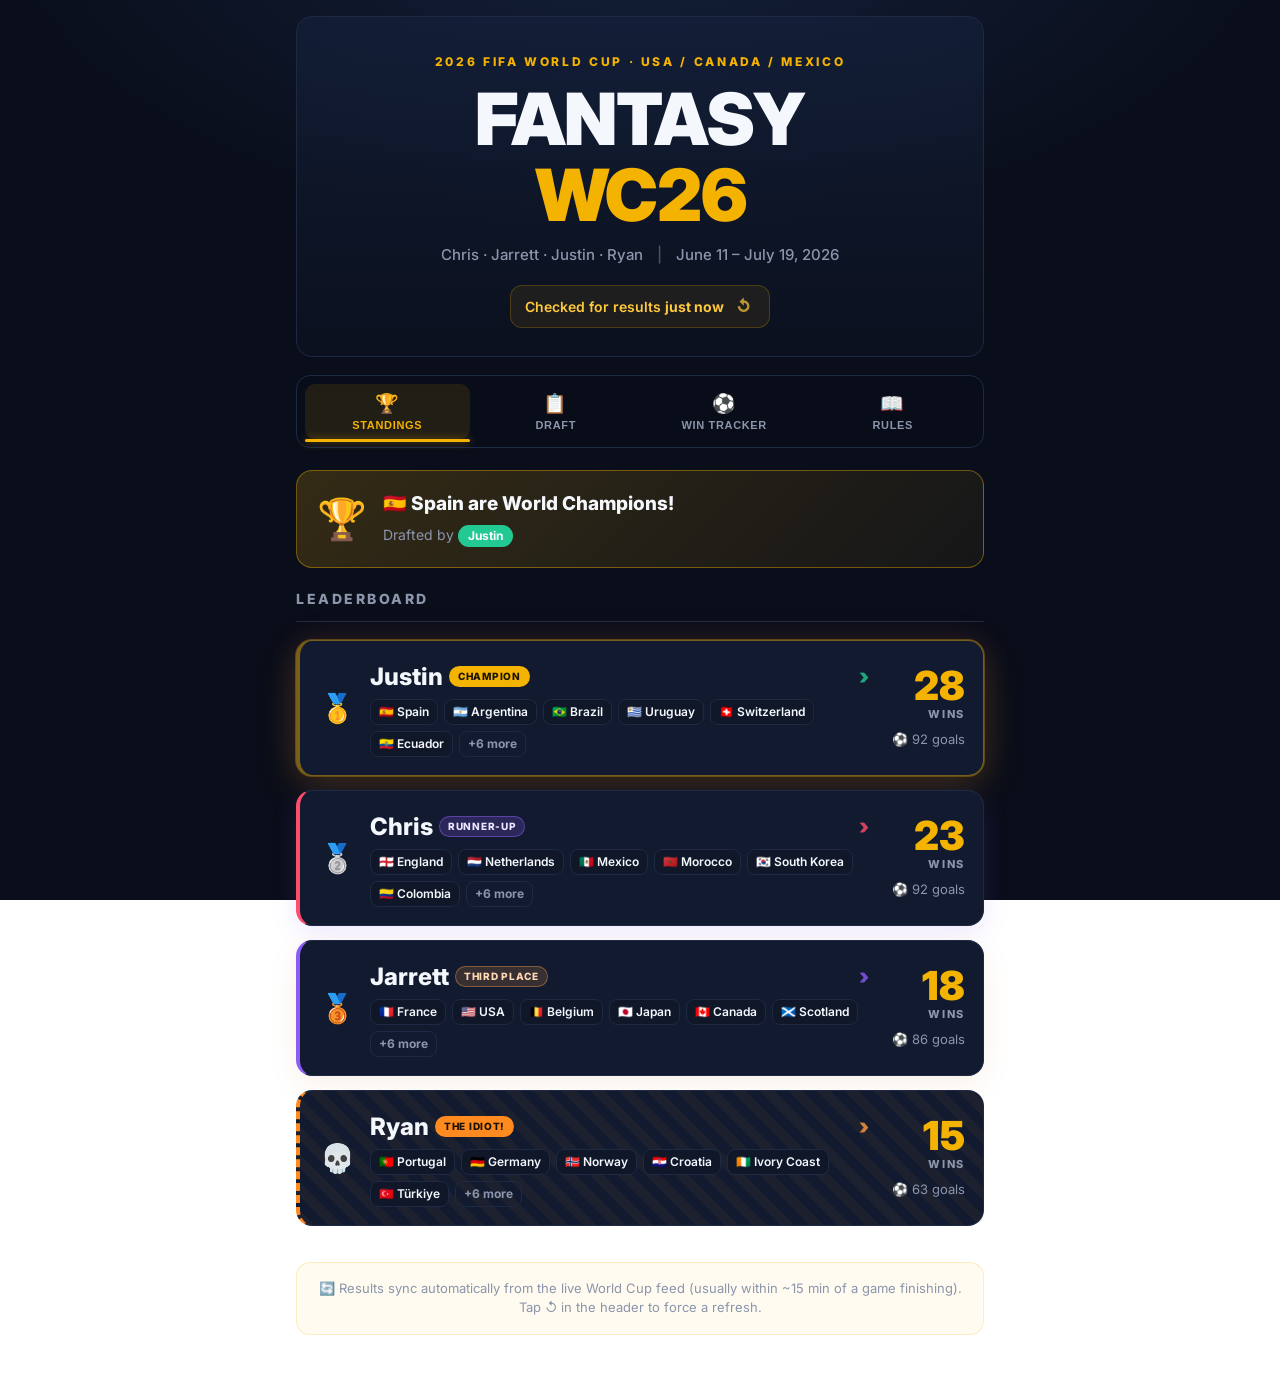
<file: index.html>
<!DOCTYPE html>
<html lang="en">
<head>
  <meta charset="UTF-8" />
  <meta name="viewport" content="width=device-width, initial-scale=1.0, viewport-fit=cover" />
  <meta name="theme-color" content="#0a0e1a" />
  <title>Fantasy WC26 — World Cup Draft Tracker</title>
  <meta name="description" content="Live standings for our 2026 FIFA World Cup fantasy draft." />
  <link rel="icon" href="favicon.svg" type="image/svg+xml" />
  <link rel="apple-touch-icon" href="favicon.svg" />
  <link rel="manifest" href="manifest.webmanifest" />
  <meta name="apple-mobile-web-app-capable" content="yes" />
  <meta name="apple-mobile-web-app-status-bar-style" content="black-translucent" />
  <meta name="apple-mobile-web-app-title" content="WC26" />
  <link rel="preconnect" href="https://fonts.googleapis.com" />
  <link rel="preconnect" href="https://fonts.gstatic.com" crossorigin />
  <link href="https://fonts.googleapis.com/css2?family=Inter:wght@400;500;600;700;800;900&display=swap" rel="stylesheet" />
  <link rel="stylesheet" href="css/styles.css" />
</head>
<body>
  <div class="app">
    <!-- Header -->
    <header class="hero">
      <p class="hero__kicker" id="heroKicker">2026 FIFA World Cup · USA / Canada / Mexico</p>
      <h1 class="hero__title">FANTASY <span>WC26</span></h1>
      <p class="hero__meta">
        <span id="heroPlayers">Chris · Jarrett · Justin · Ryan</span>
        <span class="hero__sep">|</span>
        <span id="heroDates">June 11 – July 19, 2026</span>
      </p>
      <p class="hero__sync" id="syncLine"><span id="syncText">🔄 Loading results…</span> <button class="sync-refresh" id="hardReloadBtn" title="Force refresh">↺</button></p>
    </header>

    <!-- Tabs -->
    <nav class="tabs" role="tablist">
      <button class="tab is-active" data-tab="standings" role="tab"><span class="tab__icon">🏆</span><span>STANDINGS</span></button>
      <button class="tab" data-tab="draft" role="tab"><span class="tab__icon">📋</span><span>DRAFT</span></button>
      <button class="tab" data-tab="tracker" role="tab"><span class="tab__icon">⚽</span><span>WIN TRACKER</span></button>
      <button class="tab" data-tab="rules" role="tab"><span class="tab__icon">📖</span><span>RULES</span></button>
    </nav>

    <main class="content">
      <section class="panel is-active" id="panel-standings" role="tabpanel"></section>
      <section class="panel" id="panel-draft" role="tabpanel"></section>
      <section class="panel" id="panel-tracker" role="tabpanel"></section>
      <section class="panel" id="panel-rules" role="tabpanel"></section>
    </main>

    <footer class="footer">
      <div class="note">
        🔄 Results sync automatically from the live World Cup feed (usually within ~15 min of a game finishing). Tap ↺ in the header to force a refresh.
      </div>
    </footer>
  </div>

  <div id="modal" class="modal" hidden></div>

  <script src="js/config.js"></script>
  <script src="js/app.js"></script>

</body>
</html>
</file>
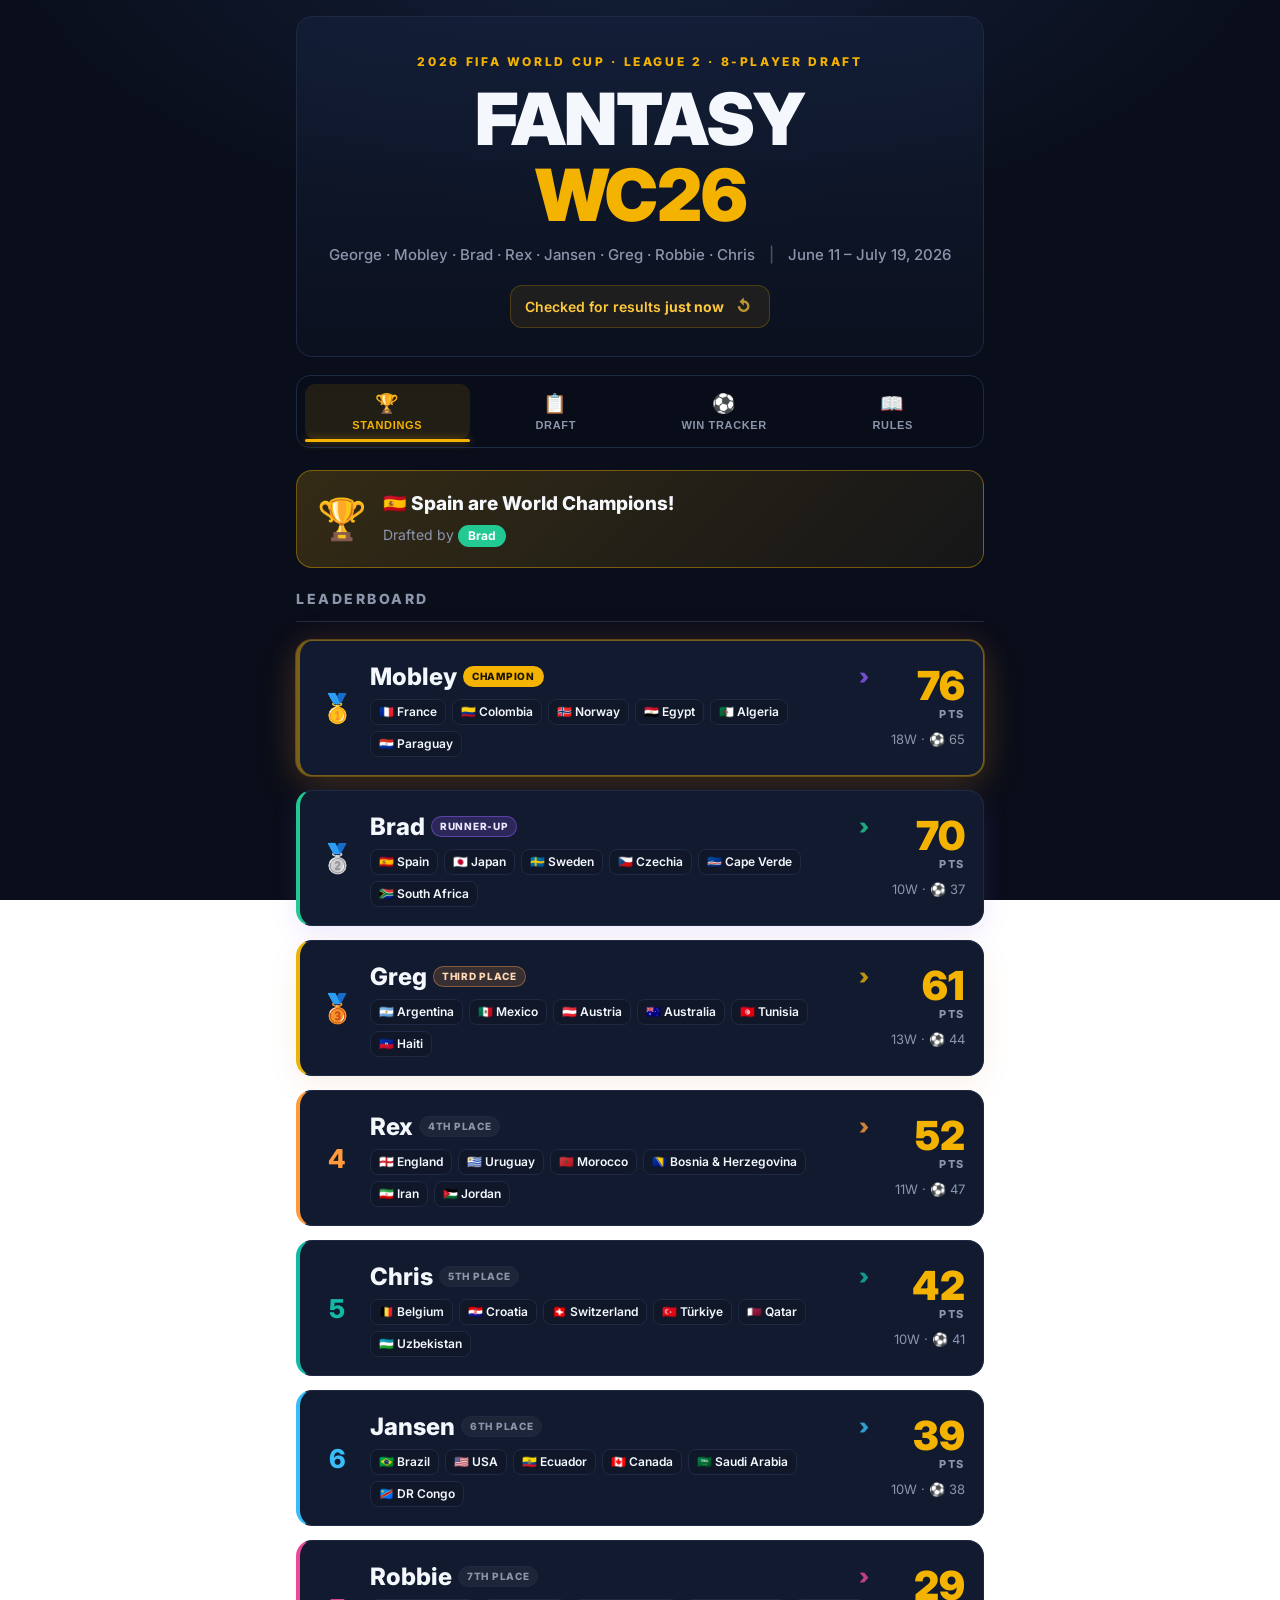
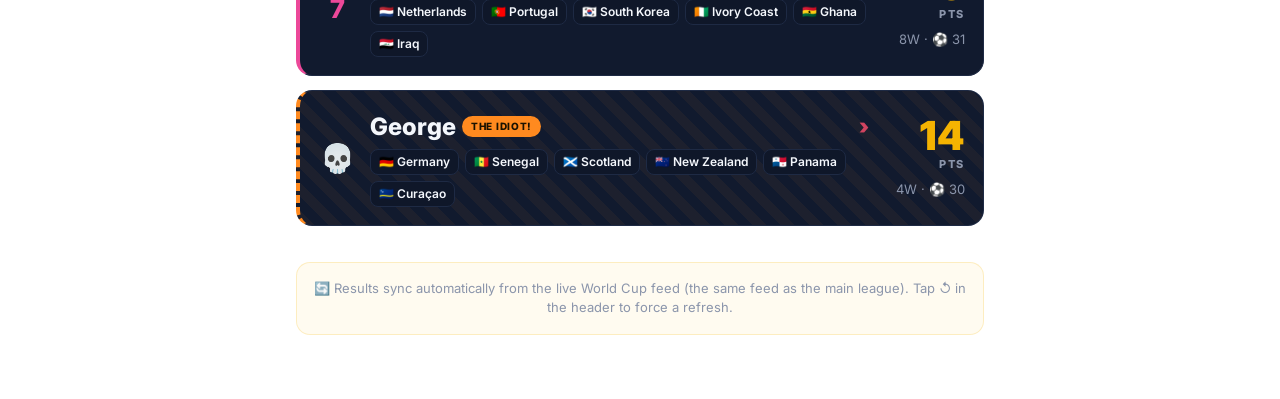
<file: draft2/index.html>
<!DOCTYPE html>
<html lang="en">
<head>
  <meta charset="UTF-8" />
  <meta name="viewport" content="width=device-width, initial-scale=1.0, viewport-fit=cover" />
  <meta name="theme-color" content="#0a0e1a" />
  <title>Fantasy WC26 · League 2 — World Cup Draft Tracker</title>
  <meta name="description" content="Live points standings for our 2026 FIFA World Cup fantasy draft — League 2 (8 players)." />
  <link rel="icon" href="../favicon.svg" type="image/svg+xml" />
  <link rel="apple-touch-icon" href="../favicon.svg" />
  <link rel="manifest" href="manifest.webmanifest" />
  <meta name="apple-mobile-web-app-capable" content="yes" />
  <meta name="apple-mobile-web-app-status-bar-style" content="black-translucent" />
  <meta name="apple-mobile-web-app-title" content="WC26 L2" />
  <link rel="preconnect" href="https://fonts.googleapis.com" />
  <link rel="preconnect" href="https://fonts.gstatic.com" crossorigin />
  <link href="https://fonts.googleapis.com/css2?family=Inter:wght@400;500;600;700;800;900&display=swap" rel="stylesheet" />
  <link rel="stylesheet" href="../css/styles.css" />
  <style>
    /* Scoring table on the Rules tab (League 2 only). Inherits the dark theme. */
    .rule-table { width: 100%; border-collapse: collapse; margin: 6px 0 12px; }
    .rule-table th, .rule-table td { text-align: left; padding: 8px 10px; border-bottom: 1px solid rgba(255,255,255,.08); }
    .rule-table th { font-size: .72rem; letter-spacing: .04em; text-transform: uppercase; opacity: .6; }
    .rule-table td:last-child, .rule-table th:last-child { text-align: right; }
  </style>
</head>
<body>
  <div class="app">
    <!-- Header -->
    <header class="hero">
      <p class="hero__kicker" id="heroKicker">2026 FIFA World Cup · League 2 · 8-player draft</p>
      <h1 class="hero__title">FANTASY <span>WC26</span></h1>
      <p class="hero__meta">
        <span id="heroPlayers">George · Mobley · Brad · Rex · Jansen · Greg · Robbie · Chris</span>
        <span class="hero__sep">|</span>
        <span id="heroDates">June 11 – July 19, 2026</span>
      </p>
      <p class="hero__sync" id="syncLine"><span id="syncText">🔄 Loading results…</span> <button class="sync-refresh" id="hardReloadBtn" title="Force refresh">↺</button></p>
    </header>

    <!-- Tabs -->
    <nav class="tabs" role="tablist">
      <button class="tab is-active" data-tab="standings" role="tab"><span class="tab__icon">🏆</span><span>STANDINGS</span></button>
      <button class="tab" data-tab="draft" role="tab"><span class="tab__icon">📋</span><span>DRAFT</span></button>
      <button class="tab" data-tab="tracker" role="tab"><span class="tab__icon">⚽</span><span>WIN TRACKER</span></button>
      <button class="tab" data-tab="rules" role="tab"><span class="tab__icon">📖</span><span>RULES</span></button>
    </nav>

    <main class="content">
      <section class="panel is-active" id="panel-standings" role="tabpanel"></section>
      <section class="panel" id="panel-draft" role="tabpanel"></section>
      <section class="panel" id="panel-tracker" role="tabpanel"></section>
      <section class="panel" id="panel-rules" role="tabpanel"></section>
    </main>

    <footer class="footer">
      <div class="note">
        🔄 Results sync automatically from the live World Cup feed (the same feed as the main league). Tap ↺ in the header to force a refresh.
      </div>
    </footer>
  </div>

  <div id="modal" class="modal" hidden></div>

  <script src="js/config.js"></script>
  <script src="js/app.js"></script>

</body>
</html>
</file>
<file: css/styles.css>
:root {
  --bg: #0a0e1a;
  --bg-2: #0d1424;
  --card: #111a2e;
  --card-2: #0f1729;
  --line: #1e2a44;
  --text: #f4f7fc;
  --muted: #8b95ab;
  --gold: #f5b301;
  --gold-soft: #ffc93c;
  --green: #22c993;
  --red: #ff4d6d;
  --radius: 16px;
  --maxw: 720px;
}

* { box-sizing: border-box; }
html, body { margin: 0; padding: 0; }
body {
  background: radial-gradient(1200px 600px at 50% -10%, #13203b 0%, var(--bg) 55%) fixed;
  color: var(--text);
  font-family: "Inter", -apple-system, BlinkMacSystemFont, "Segoe UI", sans-serif;
  -webkit-font-smoothing: antialiased;
  line-height: 1.5;
}

.app { max-width: var(--maxw); margin: 0 auto; padding: 0 16px 64px; }

/* ---- Hero ---- */
.hero {
  text-align: center;
  padding: 36px 18px 28px;
  margin: 16px 0 0;
  background: linear-gradient(180deg, rgba(20,33,60,.65), rgba(13,20,36,.4));
  border: 1px solid var(--line);
  border-radius: var(--radius);
}
.hero__kicker {
  margin: 0 0 10px; font-size: 12px; font-weight: 800; letter-spacing: .22em;
  color: var(--gold); text-transform: uppercase;
}
.hero__title {
  margin: 0; font-size: clamp(48px, 13vw, 72px); font-weight: 900; letter-spacing: -.02em;
  line-height: 1.05;
}
.hero__title span { color: var(--gold); display: block; }
.hero__meta { margin: 12px 0 0; color: var(--muted); font-size: 15px; font-weight: 500; }
.hero__sep { margin: 0 10px; opacity: .5; }
.hero__sync {
  margin: 18px auto 0; max-width: 540px; font-size: 14px; font-weight: 600;
  color: var(--gold-soft); background: rgba(245,179,1,.08);
  border: 1px solid rgba(245,179,1,.22); border-radius: 12px; padding: 10px 14px;
}
.hero__sync.is-flash { animation: flashSync 1.2s ease; }
.sync-refresh {
  background: none; border: none; color: inherit; font-size: 16px; font-weight: 900;
  cursor: pointer; padding: 0 4px; vertical-align: middle; opacity: .7;
  font-family: inherit; line-height: 1;
}
.sync-refresh:hover { opacity: 1; }
.sync-refresh.is-spinning { animation: spin .6s linear; opacity: 1; }
@keyframes spin { from { transform: rotate(0); } to { transform: rotate(360deg); } }
@keyframes flashSync {
  0%, 100% { background: rgba(245,179,1,.08); }
  30% { background: rgba(34,201,147,.22); border-color: var(--green); }
}

/* ---- Tabs ---- */
.tabs {
  position: sticky; top: 0; z-index: 5;
  display: grid; grid-template-columns: repeat(4, 1fr);
  gap: 4px; margin: 18px 0 22px; padding: 8px;
  background: rgba(10,14,26,.92); backdrop-filter: blur(10px);
  border: 1px solid var(--line); border-radius: 14px;
}
.tab {
  display: flex; flex-direction: column; align-items: center; gap: 4px;
  background: none; border: 0; color: var(--muted); cursor: pointer;
  padding: 8px 4px; border-radius: 10px; font-size: 11px; font-weight: 800;
  letter-spacing: .06em; transition: .15s;
}
.tab__icon { font-size: 19px; }
.tab:hover { color: var(--text); }
.tab.is-active { color: var(--gold); background: rgba(245,179,1,.1); }

/* ---- Panels ---- */
.panel { display: none; animation: fade .25s ease; }
.panel.is-active { display: block; }
@keyframes fade { from { opacity: 0; transform: translateY(6px); } to { opacity: 1; transform: none; } }

.section-title {
  font-size: 14px; font-weight: 800; letter-spacing: .18em; text-transform: uppercase;
  color: var(--muted); border-bottom: 1px solid var(--line); padding-bottom: 12px; margin: 4px 0 18px;
}

/* ---- Champion banner ---- */
.champ-banner {
  display: flex; align-items: center; gap: 16px; margin-bottom: 20px;
  background: linear-gradient(135deg, rgba(245,179,1,.18), rgba(245,179,1,.05));
  border: 1px solid rgba(245,179,1,.4); border-radius: var(--radius); padding: 18px 20px;
}
.champ-banner__cup { font-size: 40px; }
.champ-banner__title { font-size: 19px; font-weight: 800; }
.champ-banner__owner { color: var(--muted); font-size: 14px; margin-top: 6px; }

/* ---- Leaderboard ---- */
.lb-list { display: flex; flex-direction: column; gap: 14px; }
.lb-card {
  display: grid; grid-template-columns: 46px 1fr auto; align-items: center; gap: 10px;
  background: var(--card); border: 1px solid var(--line); border-left: 4px solid var(--c);
  border-radius: var(--radius); padding: 18px 18px 18px 14px;
  transition: box-shadow .2s;
}
.lb-card.clickable { cursor: pointer; }
.lb-card.clickable:hover { border-color: var(--c); }
.lb-card.is-leader {
  border-color: color-mix(in srgb, var(--c) 55%, transparent);
  border-left-color: var(--c);
  box-shadow: 0 0 0 1px color-mix(in srgb, var(--c) 25%, transparent),
              0 10px 34px color-mix(in srgb, var(--c) 22%, transparent);
}
.lb-rank { font-size: 28px; text-align: center; }
.rank__num { font-size: 26px; font-weight: 800; color: var(--c); }
.lb-name { font-size: 24px; font-weight: 800; margin-bottom: 4px; display: flex; align-items: center; gap: 6px; }
.lb-go { color: var(--c); font-weight: 900; font-size: 22px; opacity: .8; margin-left: auto; }
.team-link { cursor: pointer; }
.lb-teams .team-link:hover { color: var(--text); text-decoration: underline; }
.lb-teams { color: var(--muted); font-size: 14px; line-height: 1.6; }
.lb-score { text-align: right; min-width: 86px; }
.lb-wins { font-size: 40px; font-weight: 900; color: var(--gold); line-height: 1; }
.lb-wins-label { font-size: 11px; font-weight: 800; letter-spacing: .15em; color: var(--muted); }
.lb-goals { font-size: 13px; color: var(--muted); margin-top: 8px; white-space: nowrap; }

/* ---- Chips ---- */
.chip {
  display: inline-block; font-size: 12px; font-weight: 700; color: #fff;
  background: var(--c); border-radius: 999px; padding: 2px 10px; line-height: 1.5;
  white-space: nowrap;
}
.chip--none { background: #33405e; color: var(--muted); }

/* ---- Draft ---- */
.draft-grid { display: grid; grid-template-columns: 1fr 1fr; gap: 14px; }
.draft-card {
  background: var(--card); border: 1px solid var(--line); border-top: 4px solid var(--c);
  border-radius: var(--radius); padding: 16px;
}
.draft-card__head { display: flex; align-items: baseline; justify-content: space-between; margin-bottom: 12px; }
.draft-card__head h3 { margin: 0; font-size: 19px; font-weight: 800; }
.draft-card__count { font-size: 12px; color: var(--gold-soft); font-weight: 700; }
.draft-card__teams { list-style: none; margin: 0; padding: 0; display: flex; flex-direction: column; gap: 7px; }
.draft-card__teams li { font-size: 14px; color: var(--text); display: flex; align-items: center; gap: 6px; }
.dt-flag { flex: none; }
.dt-name { flex: 1 1 auto; min-width: 0; }
.dt-rec { flex: none; font-size: 12px; font-weight: 700; color: var(--gold-soft); }
.dt-rec--none { color: var(--muted); font-weight: 500; }
.dt-out {
  flex: none; font-size: 9px; font-weight: 800; letter-spacing: .08em;
  background: rgba(255,77,109,.18); color: var(--red); border: 1px solid rgba(255,77,109,.4);
  border-radius: 5px; padding: 1px 5px;
}

/* ---- Win tracker ---- */
.trk-group { margin-bottom: 30px; }
.trk-group__title {
  font-size: 13px; font-weight: 800; letter-spacing: .14em; text-transform: uppercase;
  color: var(--muted); margin: 0 0 12px;
}

/* Match card: scoreboard style */
.match {
  background: var(--card); border: 1px solid var(--line); border-left: 4px solid transparent;
  border-radius: 14px; padding: 14px 16px; margin-bottom: 10px;
}
.match.is-live { border-left-color: var(--red); }
.match.is-home-win { border-left-color: var(--green); }
.match.is-away-win { border-left-color: var(--red); }
.match.is-draw { border-left-color: var(--gold); }
.match.is-scheduled { border-left-color: var(--line); }

.match__scoreboard {
  display: grid; grid-template-columns: 1fr auto 1fr; align-items: center; gap: 10px;
}
.match__team { display: flex; flex-direction: column; gap: 4px; }
.match__team--home { align-items: flex-start; }
.match__team--away { align-items: flex-end; text-align: right; }
.mt__flag { font-size: 20px; line-height: 1; }
.mt__name { font-size: 15px; font-weight: 700; }
.mt__chip { margin-top: 2px; }

.match__center { display: flex; flex-direction: column; align-items: center; gap: 6px; }
.match__score-display {
  font-size: 28px; font-weight: 900; letter-spacing: .05em; white-space: nowrap; color: var(--text);
}
.match__score-display.is-pending { color: var(--muted); font-size: 22px; }

.result-badge {
  font-size: 10px; font-weight: 800; letter-spacing: .07em; padding: 3px 10px;
  border-radius: 6px; white-space: nowrap; text-transform: uppercase;
}
.result-badge--w { background: rgba(34,201,147,.15); color: var(--green); border: 1px solid rgba(34,201,147,.3); }
.result-badge--l { background: rgba(255,77,109,.12); color: var(--red); border: 1px solid rgba(255,77,109,.25); }
.result-badge--d { background: rgba(245,179,1,.1); color: var(--gold-soft); border: 1px solid rgba(245,179,1,.25); }

.tag--live {
  font-size: 9px; font-weight: 800; letter-spacing: .1em; padding: 2px 7px;
  border-radius: 6px; background: var(--red); color: #fff;
  animation: pulse 1.4s infinite;
}
@keyframes pulse { 50% { opacity: .5; } }

.match__date { font-size: 11px; color: var(--muted); font-weight: 600; margin-top: 8px; text-align: center; }

/* ---- Rules ---- */
.rule-card {
  background: var(--card); border: 1px solid var(--line); border-radius: var(--radius);
  padding: 18px 20px; margin-bottom: 14px;
}
.rule-card h3 { margin: 0 0 10px; font-size: 18px; color: var(--gold-soft); font-weight: 800; }
.rule-card p { margin: 0; color: var(--text); }
.rule-card ol { margin: 0; padding-left: 20px; color: var(--text); }
.rule-card li { margin-bottom: 8px; }
.rule-card b { color: var(--text); }

/* ---- Update banner ---- */
#update-banner {
  position: fixed; bottom: 0; left: 0; right: 0; z-index: 200;
  display: flex; align-items: center; justify-content: center; gap: 14px;
  background: var(--green); color: #04130d;
  padding: 14px 20px; font-weight: 800; font-size: 15px;
}
#update-banner button {
  background: rgba(0,0,0,.18); border: 0; color: inherit; font: inherit;
  font-weight: 900; border-radius: 8px; padding: 6px 14px; cursor: pointer;
}

/* ---- Footer ---- */
.footer { margin-top: 36px; }
.note {
  background: rgba(245,179,1,.06); border: 1px solid rgba(245,179,1,.2);
  border-radius: 14px; padding: 16px; text-align: center; color: var(--muted); font-size: 13px;
}
.empty { color: var(--muted); text-align: center; padding: 24px; }

/* clickable affordances */
.match__team.team-link { cursor: pointer; border-radius: 8px; padding: 4px; margin: -4px; transition: background .12s; }
.match__team.team-link:hover { background: rgba(255,255,255,.04); }
.draft-card__teams li.team-link { cursor: pointer; border-radius: 8px; padding: 4px 6px; margin: 0 -6px; transition: background .12s; }
.draft-card__teams li.team-link:hover { background: rgba(255,255,255,.05); }

/* =====================================================================
   Modal / detail breakdowns
   ===================================================================== */
body.modal-open { overflow: hidden; }
.modal { position: fixed; inset: 0; z-index: 50; display: flex; justify-content: center; align-items: flex-end; }
.modal[hidden] { display: none; }
.modal__backdrop { position: absolute; inset: 0; background: rgba(4,7,14,.7); backdrop-filter: blur(3px); animation: fade .2s ease; }
.modal__sheet {
  position: relative; z-index: 1; width: 100%; max-width: var(--maxw); max-height: 92vh;
  background: var(--bg-2); border: 1px solid var(--line);
  border-radius: 20px 20px 0 0; display: flex; flex-direction: column;
  animation: sheetUp .26s cubic-bezier(.2,.8,.2,1);
}
@keyframes sheetUp { from { transform: translateY(40px); opacity: .6; } to { transform: none; opacity: 1; } }
.modal__bar {
  display: flex; align-items: center; justify-content: space-between;
  padding: 12px 14px; border-bottom: 1px solid var(--line); flex: none;
}
.modal__btn {
  background: none; border: 0; color: var(--gold-soft); font-weight: 700; font-size: 15px;
  cursor: pointer; font-family: inherit; padding: 6px 8px; border-radius: 8px;
}
.modal__btn:hover { background: rgba(255,255,255,.05); }
.modal__close { color: var(--muted); }
.modal__content { overflow-y: auto; padding: 20px; -webkit-overflow-scrolling: touch; overscroll-behavior: contain; touch-action: pan-y; }

.detail__head { display: flex; align-items: center; gap: 14px; margin-bottom: 18px; }
.detail__flag { font-size: 44px; line-height: 1; }
.detail__rank {
  width: 48px; height: 48px; flex: none; display: flex; align-items: center; justify-content: center;
  font-size: 22px; font-weight: 900; border-radius: 12px;
  background: color-mix(in srgb, var(--c) 18%, transparent);
  border: 1px solid color-mix(in srgb, var(--c) 50%, transparent); color: var(--c);
}
.detail__title { font-size: 26px; font-weight: 900; }
.detail__sub { color: var(--muted); font-size: 14px; margin-top: 2px; }

.detail__stats {
  display: grid; grid-template-columns: repeat(auto-fit, minmax(72px, 1fr)); gap: 8px; margin-bottom: 16px;
}
.stat { background: var(--card); border: 1px solid var(--line); border-radius: 12px; padding: 12px 8px; text-align: center; }
.stat__v { font-size: 24px; font-weight: 900; color: var(--text); }
.stat__v--sm { font-size: 13px; line-height: 1.3; padding: 5px 0; }
.stat__k { font-size: 10px; font-weight: 700; letter-spacing: .08em; text-transform: uppercase; color: var(--muted); margin-top: 4px; }

.detail__status {
  text-align: center; font-weight: 800; font-size: 13px; letter-spacing: .04em;
  padding: 10px; border-radius: 10px; margin-bottom: 18px;
  background: rgba(34,201,147,.12); color: var(--green); border: 1px solid rgba(34,201,147,.25);
}
.detail__status.is-out { background: rgba(255,77,109,.12); color: var(--red); border-color: rgba(255,77,109,.3); }
.detail__h { font-size: 12px; font-weight: 800; letter-spacing: .12em; text-transform: uppercase; color: var(--muted); margin: 0 0 12px; }

.dt-match {
  display: grid; grid-template-columns: 1fr auto; gap: 4px 12px; align-items: center;
  background: var(--card); border: 1px solid var(--line); border-radius: 12px; padding: 12px 14px; margin-bottom: 8px;
}
.dt-match__opp { font-size: 15px; font-weight: 600; }
.dt-match__opp .team-link:hover { text-decoration: underline; }
.dt-match__score { font-size: 17px; font-weight: 800; white-space: nowrap; display: flex; align-items: center; gap: 8px; }
.dt-match__meta { grid-column: 1 / -1; font-size: 11px; color: var(--muted); font-weight: 600; }

.rb { font-size: 11px; font-weight: 900; width: 22px; height: 22px; display: inline-flex; align-items: center; justify-content: center; border-radius: 6px; }
.rb--w { background: var(--green); color: #04130d; }
.rb--l { background: var(--red); color: #1f0008; }
.rb--d { background: var(--gold); color: #1a1400; }
.rb--live { background: var(--red); color: #fff; width: auto; padding: 0 7px; animation: pulse 1.4s infinite; }

.pd-teams { display: flex; flex-direction: column; gap: 7px; }
.pd-team {
  display: flex; align-items: center; justify-content: space-between; gap: 10px;
  background: var(--card); border: 1px solid var(--line); border-radius: 12px; padding: 12px 14px; cursor: pointer;
  transition: border-color .12s;
}
.pd-team:hover { border-color: var(--gold); }
.pd-team__name { font-size: 15px; font-weight: 700; }
.pd-team__rec { font-size: 12px; font-weight: 700; color: var(--gold-soft); display: flex; align-items: center; gap: 8px; white-space: nowrap; }
.pd-team__rec .muted { color: var(--muted); font-weight: 500; }
.pd-go { color: var(--muted); font-size: 18px; font-weight: 900; }

/* ---- Responsive ---- */
@media (min-width: 600px) {
  .modal { align-items: center; }
  .modal__sheet { border-radius: 20px; }
}

/* ---- Responsive ---- */
@media (max-width: 560px) {
  .draft-grid { grid-template-columns: 1fr; }
  .lb-card { grid-template-columns: 38px 1fr auto; padding-left: 12px; }
  .lb-name { font-size: 20px; }
  .match__score-display { font-size: 24px; }
  .mt__name { font-size: 14px; }
}

/* =====================================================================
   Premium polish — rank treatments, team chips, live status, motion.
   Layered on top of the base styles above; later source order gives these
   precedence on specificity ties. Pure CSS, no framework / build step.
   ===================================================================== */
:root {
  --silver: #c8cfdd;
  --bronze: #d4894b;
  --purple: #8b5cf6;
  --idiot:  #ff8a1f;   /* warning amber — playful, not harsh */
}

/* ---- Rank label pill beside the player name ---- */
.lb-name { flex-wrap: wrap; }
.lb-badge {
  font-size: 10px; font-weight: 800; letter-spacing: .07em; text-transform: uppercase;
  color: var(--muted); background: rgba(255,255,255,.05);
  border: 1px solid var(--line); border-radius: 999px; padding: 2px 8px;
  white-space: nowrap; flex: none; line-height: 1.5;
}
.lb-card.is-rank-1 .lb-badge { color: #1a1400; background: var(--gold); border-color: transparent; }
.lb-card.is-rank-2 .lb-badge { color: #ece6ff; background: rgba(139,92,246,.22); border-color: rgba(139,92,246,.5); }
.lb-card.is-rank-3 .lb-badge { color: #ffd9b3; background: rgba(212,137,75,.2); border-color: rgba(212,137,75,.5); }
.lb-card.is-idiot  .lb-badge { color: #1a1200; background: var(--idiot); border-color: transparent; }

/* ---- Rank-based card glow (overrides .is-leader via later source order) ---- */
.lb-card.is-rank-1 {
  border-color: rgba(245,179,1,.45);
  box-shadow: 0 0 0 1px rgba(245,179,1,.3), 0 12px 38px rgba(245,179,1,.16), 0 0 34px rgba(255,77,109,.1);
}
.lb-card.is-rank-2 { box-shadow: 0 8px 26px rgba(139,92,246,.13); }
.lb-card.is-rank-3 { box-shadow: 0 8px 26px rgba(212,137,75,.13); }

/* ---- 4th place — "The Idiot!" : playful but still tasteful ---- */
.lb-card.is-idiot {
  border-left-color: var(--idiot);
  border-left-style: dashed;
  background:
    repeating-linear-gradient(45deg, rgba(255,138,31,.05) 0 10px, transparent 10px 20px),
    var(--card);
}
.lb-rank { font-size: 28px; text-align: center; line-height: 1; }
.lb-card.is-idiot .lb-rank { animation: wobble 2.6s ease-in-out infinite; transform-origin: 50% 60%; }
@keyframes wobble {
  0%, 100% { transform: rotate(-8deg); }
  50% { transform: rotate(8deg); }
}

/* ---- Team chips (replaces the long comma paragraph) ---- */
.lb-teams { display: flex; flex-wrap: wrap; gap: 6px; margin-top: 4px; line-height: 1.5; }
.tchip {
  display: inline-flex; align-items: center;
  font-size: 12px; font-weight: 600; color: var(--text);
  background: var(--card-2); border: 1px solid var(--line);
  border-radius: 8px; padding: 3px 8px; white-space: nowrap;
  transition: border-color .12s, background .12s;
}
.tchip.team-link:hover { border-color: var(--c); background: rgba(255,255,255,.05); text-decoration: none; }
.tchip--more { color: var(--muted); background: transparent; font-weight: 700; }

/* ---- Card entrance / standings-update stagger ---- */
.lb-card { animation: cardIn .5s cubic-bezier(.2,.8,.2,1) backwards; animation-delay: calc(var(--i, 0) * .07s); }
@keyframes cardIn { from { opacity: 0; transform: translateY(14px); } to { opacity: 1; transform: none; } }

/* ---- Player modal: rank badge + place label per position ---- */
.detail__rank.is-rank-1 { background: rgba(245,179,1,.16); border-color: rgba(245,179,1,.5); color: var(--gold); }
.detail__rank.is-rank-2 { background: rgba(139,92,246,.16); border-color: rgba(139,92,246,.5); color: #b89cff; }
.detail__rank.is-rank-3 { background: rgba(212,137,75,.16); border-color: rgba(212,137,75,.5); color: var(--bronze); }
.detail__rank.is-idiot  { background: rgba(255,138,31,.16); border-color: rgba(255,138,31,.55); color: var(--idiot);
                          animation: wobble 2.6s ease-in-out infinite; transform-origin: 50% 60%; }
.detail__place { font-weight: 800; text-transform: uppercase; letter-spacing: .05em; font-size: 11px; color: var(--gold-soft); }
.detail__place.is-rank-2 { color: #b89cff; }
.detail__place.is-rank-3 { color: var(--bronze); }
.detail__place.is-idiot  { color: var(--idiot); }

/* ---- Sliding tab indicator ---- */
.tab-indicator {
  position: absolute; bottom: 5px; left: 0; height: 3px; width: 0;
  background: var(--gold); border-radius: 3px; pointer-events: none;
  box-shadow: 0 0 8px rgba(245,179,1,.5);
  transition: transform .3s cubic-bezier(.2,.8,.2,1), width .3s cubic-bezier(.2,.8,.2,1);
}

/* ---- Live status badge ---- */
.hero__sync { display: inline-flex; align-items: center; justify-content: center; gap: 8px; }
.sync-dot {
  width: 9px; height: 9px; border-radius: 50%; flex: none;
  background: var(--green); animation: livePulse 2s ease-out infinite;
}
@keyframes livePulse {
  0%   { box-shadow: 0 0 0 0 rgba(34,201,147,.5); }
  70%  { box-shadow: 0 0 0 7px rgba(34,201,147,0); }
  100% { box-shadow: 0 0 0 0 rgba(34,201,147,0); }
}

/* ---- Mobile-first hero: shorter so the leaderboard appears sooner ---- */
@media (max-width: 560px) {
  .hero { padding: 22px 16px 18px; margin-top: 10px; }
  .hero__title { font-size: clamp(40px, 13vw, 56px); }
  .hero__meta { font-size: 13px; margin-top: 8px; }
  .hero__sync { margin-top: 14px; font-size: 13px; }
}

/* ---- Respect reduced-motion preferences ---- */
@media (prefers-reduced-motion: reduce) {
  *, *::before, *::after {
    animation-duration: .001ms !important;
    animation-iteration-count: 1 !important;
    transition-duration: .001ms !important;
    scroll-behavior: auto !important;
  }
}
</file>
